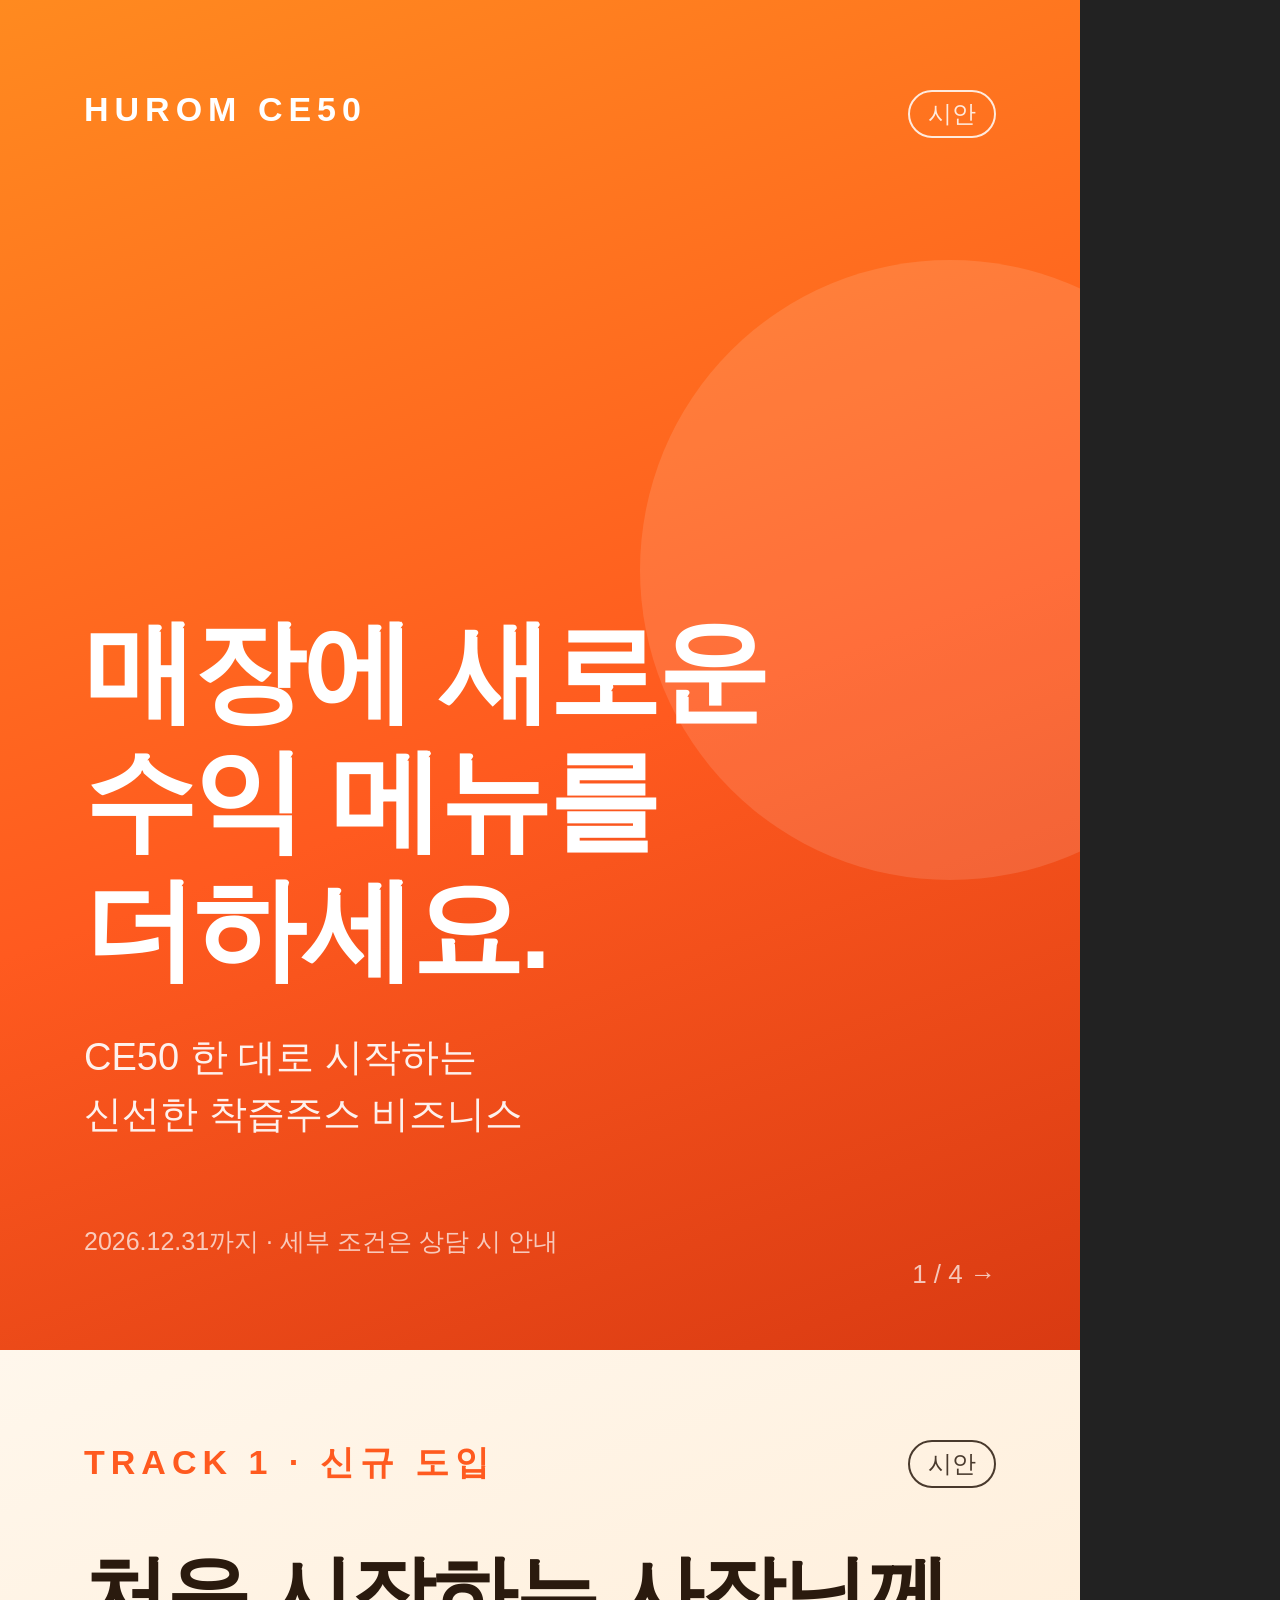
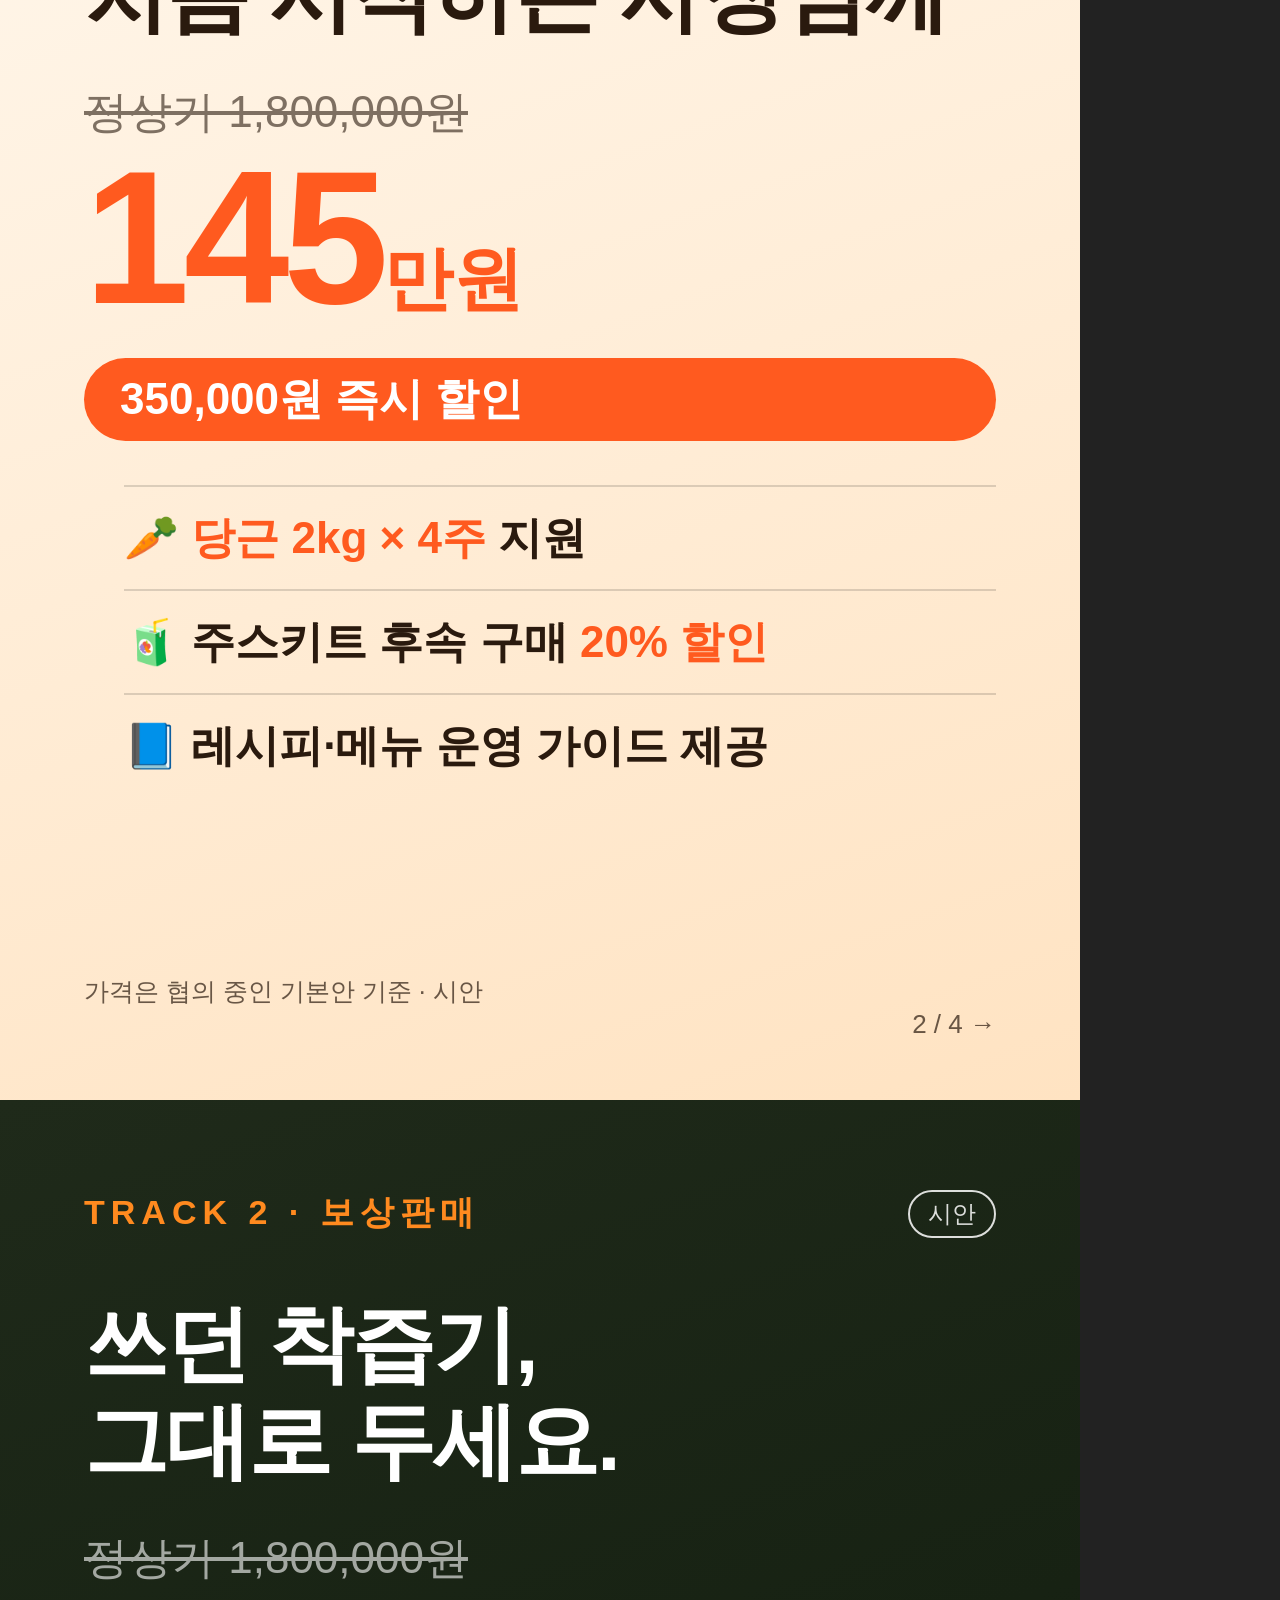
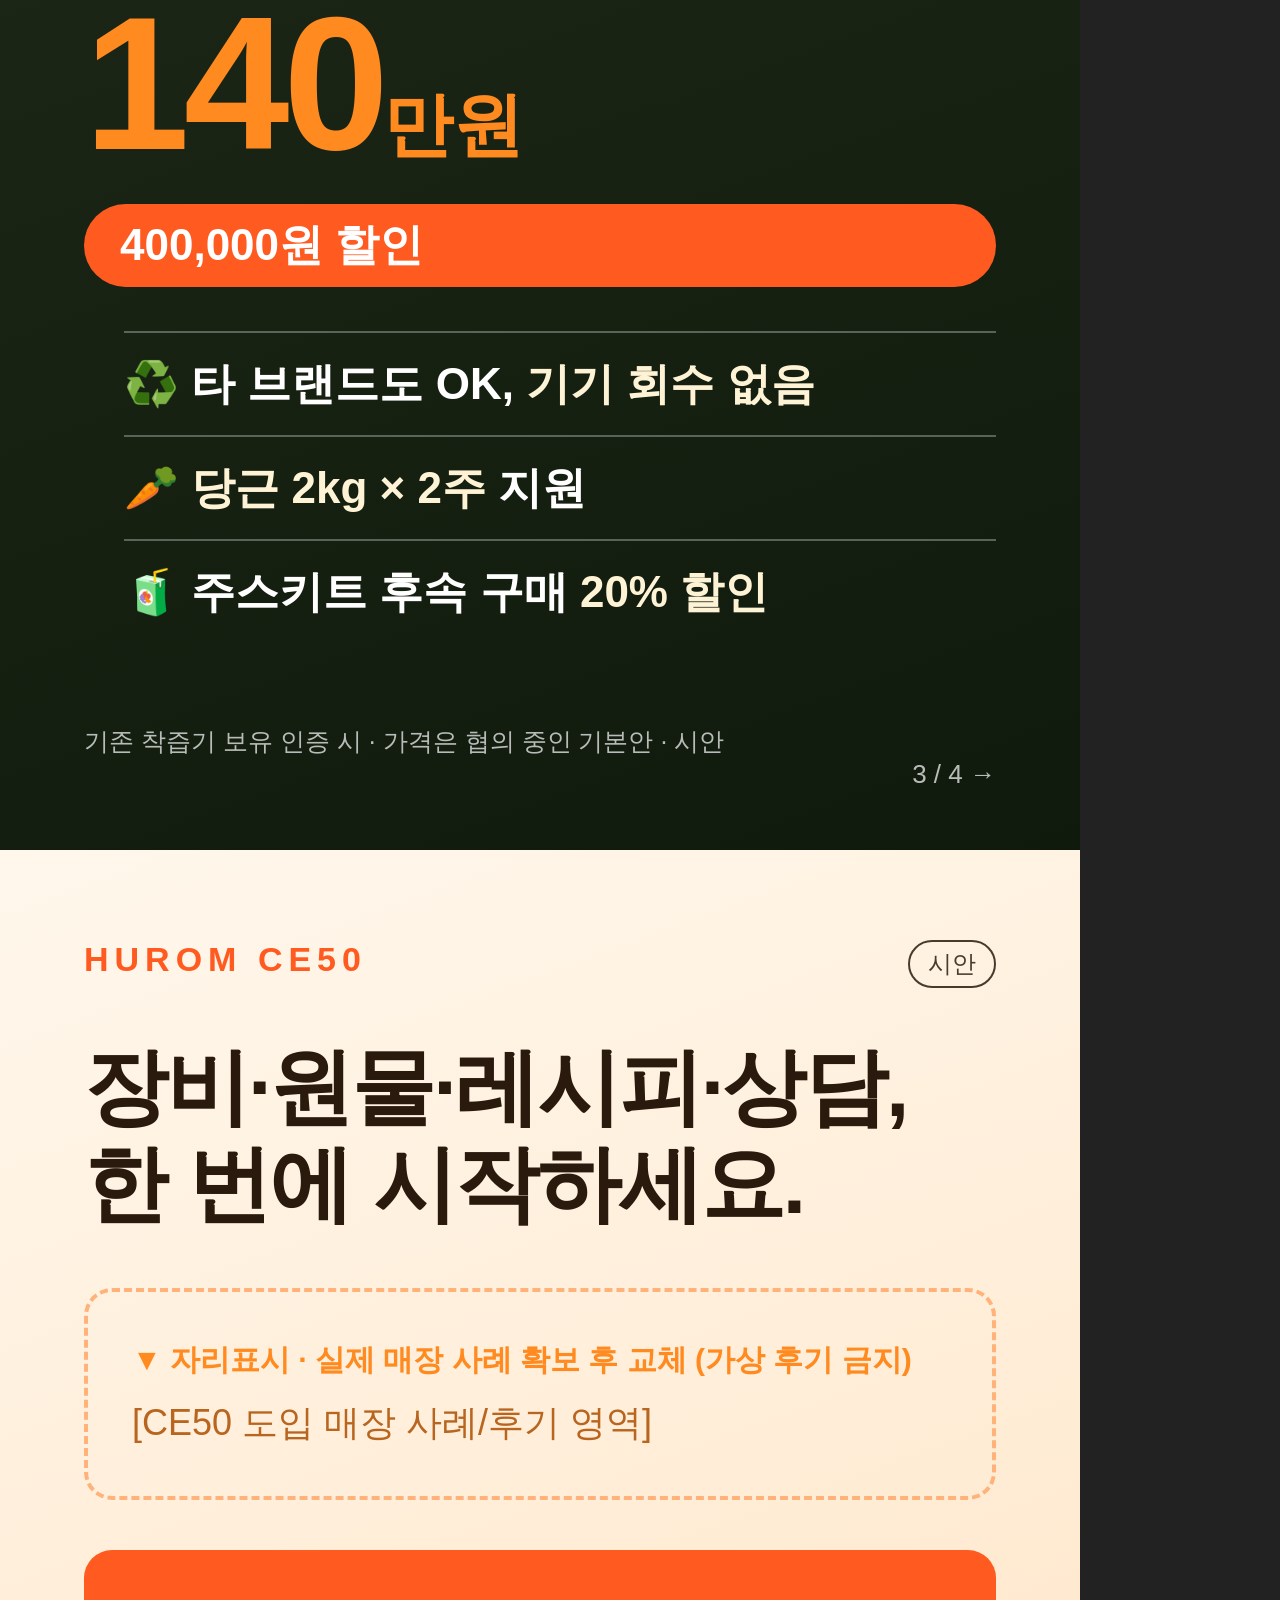
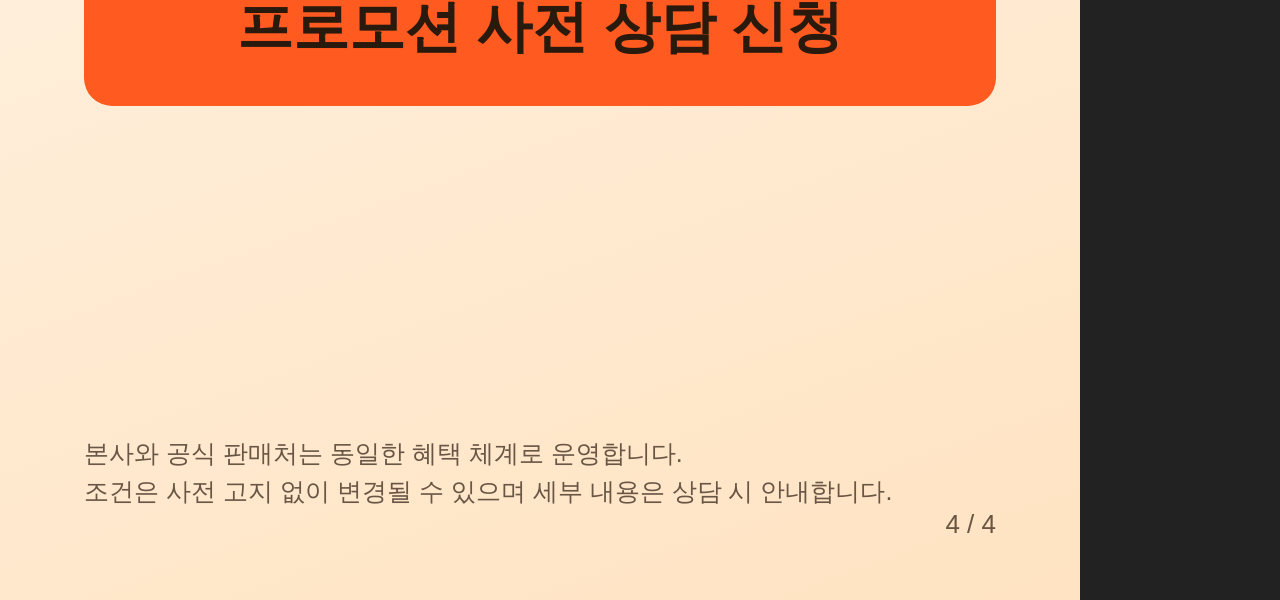
<file: ad-drafts/ad.html>
<!doctype html><html lang="ko"><meta charset="utf-8"><style>
*{margin:0;box-sizing:border-box}
body{font-family:"Noto Sans CJK KR","Noto Sans KR","Pretendard",sans-serif;background:#222}
.s{width:1080px;height:1350px;position:relative;overflow:hidden;padding:90px 84px;display:flex;flex-direction:column;color:#fff;background:linear-gradient(160deg,#ff8a1f,#ff5a1f 55%,#d93a12)}
.s.alt{background:linear-gradient(160deg,#fff7ec,#ffe3c2);color:#2a1a0e}
.s.dark{background:linear-gradient(160deg,#1f2a1a,#0f1a0c);color:#fff}
.brand{font-weight:900;letter-spacing:6px;font-size:34px}
.tag{position:absolute;top:90px;right:84px;font-size:24px;border:2px solid currentColor;border-radius:99px;padding:6px 18px;opacity:.85}
h1{font-size:112px;line-height:1.15;font-weight:900;margin-top:auto;letter-spacing:-3px}
h2{font-size:84px;line-height:1.15;font-weight:900;margin-top:60px;letter-spacing:-2px}
.sub{font-size:38px;margin-top:34px;opacity:.92;line-height:1.5}
.old{font-size:44px;text-decoration:line-through;opacity:.6;margin-top:40px}
.price{font-size:190px;font-weight:900;line-height:1;letter-spacing:-6px}
.price small{font-size:70px;letter-spacing:0}
.badge{display:inline-block;background:#ff5a1f;color:#fff;font-size:44px;font-weight:800;border-radius:99px;padding:12px 36px;margin-top:26px}
.alt .badge,.dark .badge{background:#ff5a1f}
ul{list-style:none;margin-top:44px;font-size:44px;line-height:1.5}
li{padding:18px 0;border-top:2px solid rgba(0,0,0,.14);font-weight:600}
.dark li,.s:not(.alt) li{border-color:rgba(255,255,255,.3)}
li b{color:#ff5a1f}.s:not(.alt) li b{color:#fff3d6}
.foot{margin-top:auto;font-size:25px;opacity:.7;line-height:1.5}
.ph{margin-top:56px;border:4px dashed #ffb27a;border-radius:28px;padding:44px;font-size:36px;line-height:1.6;color:#b8651f}
.ph b{display:block;font-size:30px;color:#ff8a1f;margin-bottom:10px}
.cta{margin-top:50px;background:#ff5a1f;border-radius:28px;padding:40px;text-align:center;font-size:56px;font-weight:900}
.dot{position:absolute;bottom:60px;right:84px;font-size:26px;opacity:.7}
.ring{position:absolute;right:-180px;top:260px;width:620px;height:620px;border-radius:50%;background:rgba(255,255,255,.12)}
</style><body>
<section class="s"><div class="brand">HUROM CE50</div><div class="tag">시안</div><div class="ring"></div>
<h1>매장에 새로운<br>수익 메뉴를<br>더하세요.</h1>
<div class="sub">CE50 한 대로 시작하는<br>신선한 착즙주스 비즈니스</div>
<div class="foot" style="margin-top:80px">2026.12.31까지 · 세부 조건은 상담 시 안내</div><div class="dot">1 / 4 →</div></section>

<section class="s alt"><div class="brand" style="color:#ff5a1f">TRACK 1 · 신규 도입</div><div class="tag">시안</div>
<h2>처음 시작하는 사장님께</h2>
<div class="old">정상가 1,800,000원</div>
<div class="price" style="color:#ff5a1f">145<small>만원</small></div>
<div class="badge">350,000원 즉시 할인</div>
<ul><li>🥕 <b>당근 2kg × 4주</b> 지원</li><li>🧃 주스키트 후속 구매 <b>20% 할인</b></li><li>📘 레시피·메뉴 운영 가이드 제공</li></ul>
<div class="foot">가격은 협의 중인 기본안 기준 · 시안</div><div class="dot">2 / 4 →</div></section>

<section class="s dark"><div class="brand" style="color:#ff8a1f">TRACK 2 · 보상판매</div><div class="tag">시안</div>
<h2>쓰던 착즙기,<br>그대로 두세요.</h2>
<div class="old">정상가 1,800,000원</div>
<div class="price" style="color:#ff8a1f">140<small>만원</small></div>
<div class="badge">400,000원 할인</div>
<ul><li>♻️ 타 브랜드도 OK, <b>기기 회수 없음</b></li><li>🥕 <b>당근 2kg × 2주</b> 지원</li><li>🧃 주스키트 후속 구매 <b>20% 할인</b></li></ul>
<div class="foot">기존 착즙기 보유 인증 시 · 가격은 협의 중인 기본안 · 시안</div><div class="dot">3 / 4 →</div></section>

<section class="s alt"><div class="brand" style="color:#ff5a1f">HUROM CE50</div><div class="tag">시안</div>
<h2>장비·원물·레시피·상담,<br>한 번에 시작하세요.</h2>
<div class="ph"><b>▼ 자리표시 · 실제 매장 사례 확보 후 교체 (가상 후기 금지)</b>[CE50 도입 매장 사례/후기 영역]</div>
<div class="cta">프로모션 사전 상담 신청</div>
<div class="foot">본사와 공식 판매처는 동일한 혜택 체계로 운영합니다.<br>조건은 사전 고지 없이 변경될 수 있으며 세부 내용은 상담 시 안내합니다.</div><div class="dot">4 / 4</div></section>
</body></html>
</file>
